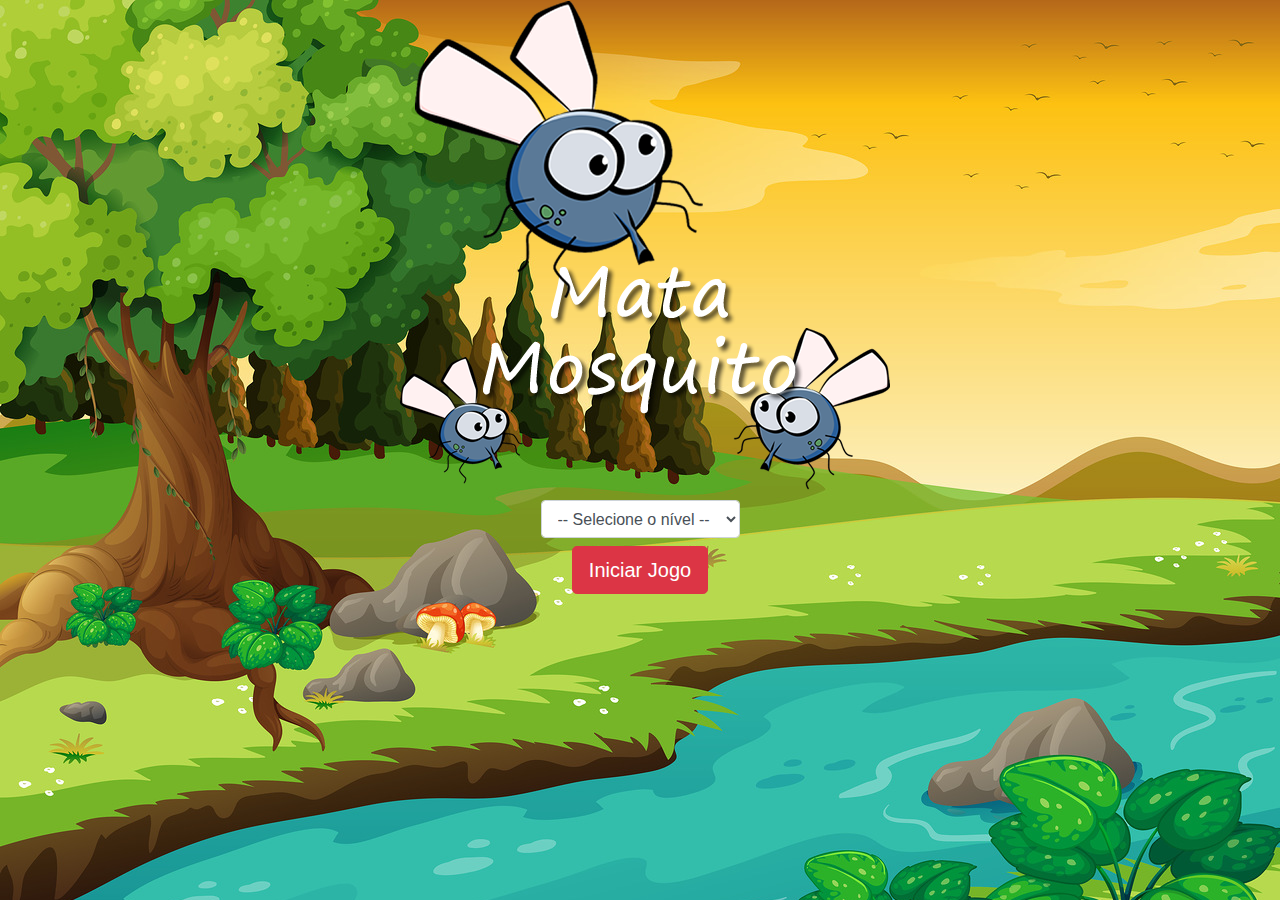
<file: index.html>
<!DOCTYPE html>
<html>

<head>
    <title></title>
    <meta charset="UTF-8">
    <link rel="stylesheet" href="https://maxcdn.bootstrapcdn.com/bootstrap/4.0.0/css/bootstrap.min.css"
        integrity="sha384-Gn5384xqQ1aoWXA+058RXPxPg6fy4IWvTNh0E263XmFcJlSAwiGgFAW/dAiS6JXm" crossorigin="anonymous">
    <link rel="stylesheet" href="css/style.css">
    
    <script>
        function iniciarJogo() {
            var nivel = document.querySelector('#nivel').value

            if (nivel === '') {
                alert('Selecione um nível para iniciar o jogo')
                return false
            }
            window.location.href = 'app.html?' + nivel
        }
    </script>
</head>

<body>
    <div class="container">
        <div class="row">
            <div class="col">
                <div class="d-flex justify-content-center">
                    <img src="img/game.png">
                </div>
            </div>
        </div>
        <div class="row">
            <div class="col">
                <div class="d-flex justify-content-center">
                    <div class="mb-2">
                        <select class="form-control" id="nivel">
                            <option>-- Selecione o nível --</option>
                            <option value="normal">Normal</option>
                            <option value="dificil">Difícil</option>
                            <option value="impossivel">Impossivel</option>
                        </select>
                    </div>
                </div>
            </div>
        </div>
        <div class="row">
            <div class="col">
                <div class="d-flex justify-content-center">
                    <button type="button" class="btn btn-danger btn-lg" onclick="iniciarJogo()">Iniciar Jogo</button>
                </div>
            </div>
        </div>
    </div>



</body>

</html>
</file>
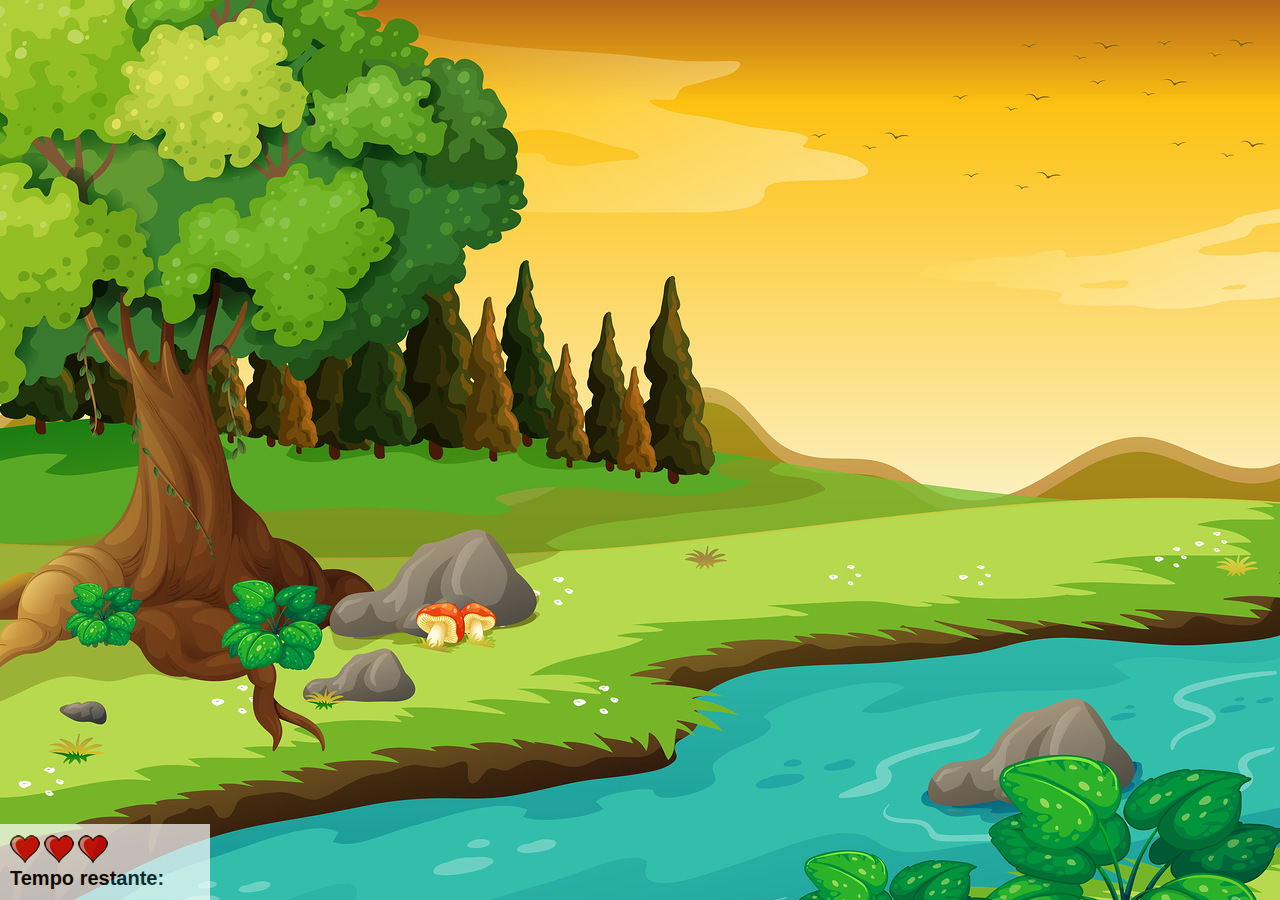
<file: app.html>
<!DOCTYPE html>
<html lang="pt-br">

<head>
    <meta charset="UTF-8">
    <meta name="viewport" content="width=device-width, initial-scale=1.0">
    <title>Mata Mosquito</title>
    <link rel="stylesheet" href="css/style.css">
    <script src="js/script.js" defer></script>
</head>

<body onresize="ajustaTamanhoPalcoJogo()">

    <div class='painel'>
        <div class='vidas'>
            <img id='v1' src='img/coracao_cheio.png'>
            <img id='v2' src='img/coracao_cheio.png'>
            <img id='v3' src='img/coracao_cheio.png'>
        </div>
        <div class='cronometro'>
            Tempo restante: <span id='cronometro'></span>
        </div>
    </div>

</body>

</html>
</file>
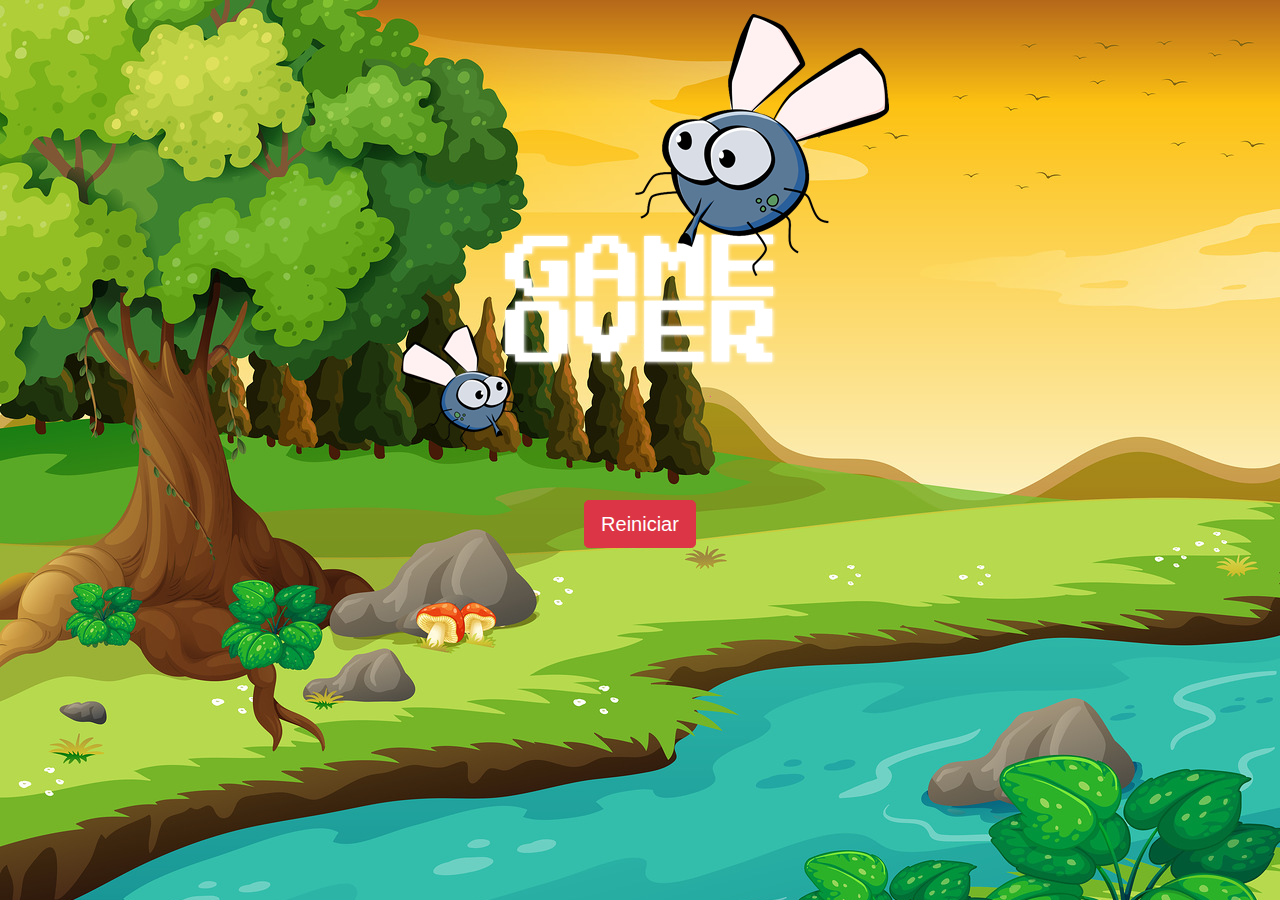
<file: fim_de_jogo.html>
<!DOCTYPE html>
<html lang="pt-br">

<head>
    <meta charset="UTF-8">
    <meta name="viewport" content="width=device-width, initial-scale=1.0">
    <title>Game Over</title>
    <link rel="stylesheet" href="https://cdn.jsdelivr.net/npm/bootstrap@4.0.0/dist/css/bootstrap.min.css"
        integrity="sha384-Gn5384xqQ1aoWXA+058RXPxPg6fy4IWvTNh0E263XmFcJlSAwiGgFAW/dAiS6JXm" crossorigin="anonymous">

    <link rel="stylesheet" href="css/style.css">
</head>

<body>
    <div class="container">
        <div class="row">
            <div class="col">
                <div class="d-flex justify-content-center">
                    <img src="img/game_over.png">
                </div>
            </div>
        </div>
        <div class="row">
            <div class="col">
                <div class="d-flex justify-content-center">
                    <button class="btn btn-danger btn-lg" onclick="window.location.href = 'app.html'">Reiniciar</button>
                </div>
            </div>
        </div>
    </div>
</body>

</html>
</file>
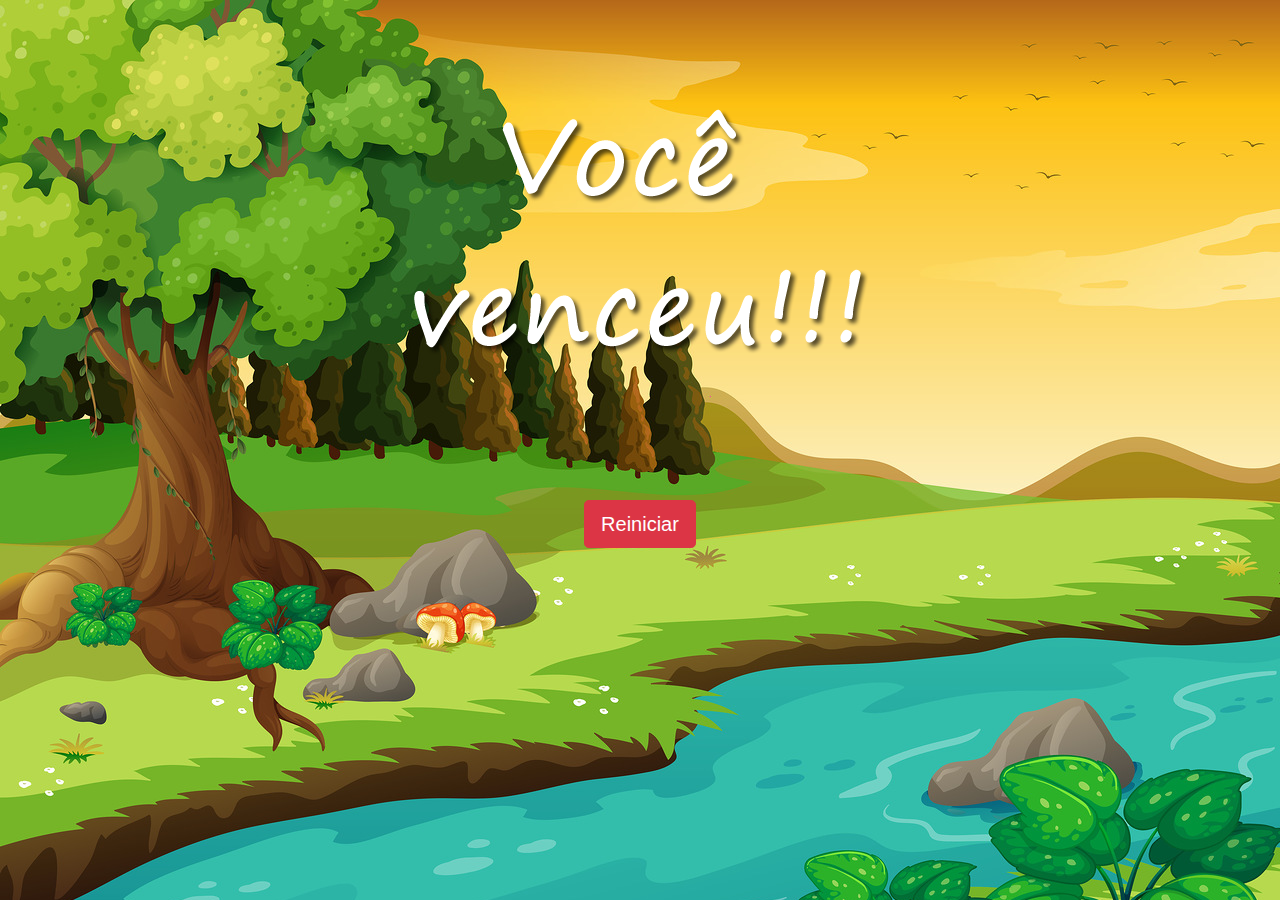
<file: vitoria.html>
<!DOCTYPE html>
<html lang="pt-br">

<head>
    <meta charset="UTF-8">
    <meta name="viewport" content="width=device-width, initial-scale=1.0">
    <title>Vitoria</title>
    <link rel="stylesheet" href="https://cdn.jsdelivr.net/npm/bootstrap@4.0.0/dist/css/bootstrap.min.css"
        integrity="sha384-Gn5384xqQ1aoWXA+058RXPxPg6fy4IWvTNh0E263XmFcJlSAwiGgFAW/dAiS6JXm" crossorigin="anonymous">
    <link rel="stylesheet" href="css/style.css">

</head>

<body>
    <div class="container">
        <div class="row">
            <div class="col">
                <div class="d-flex justify-content-center">
                    <img src="img/vitoria.png">
                </div>
            </div>
        </div>
        <div class="row">
            <div class="col">
                <div class="d-flex justify-content-center">
                    <button class="btn btn-danger btn-lg" onclick="window.location.href = 'app.html'">Reiniciar</button>
                </div>
            </div>
        </div>
    </div>
</body>

</html>
</file>
<file: css/style.css>
html {
    cursor: url(../img/mata_mosca.png)30 30, auto;
}

body {
    background-image: url(../img/bg.jpg);
    background-repeat: no-repeat;
    background-size: 100%;
}

.mosquito1 {
    width: 50px;
    height: 50px;
}

.mosquito2 {
    width: 70px;
    width: 70px;
}

.mosquito3 {
    width: 90px;
    width: 90px;
}

.ladoA {
    transform: scaleX(1);
}

.ladoB {
    transform: scaleX(-1)
}

.painel {
    position: absolute;
    width: 190px;
    padding: 10px;
    left: 0px;
    bottom: 0px;
    border-top: solid 1px #FFFF;
    background-color: #FFFF;
    opacity: 0.7;
}

.vidas {
    float: left;
}

.cronometro {
    float: left;
    font-size: 20px;
    font-weight: bold;
    font-family: Arial, Helvetica, sans-serif;
}
</file>
